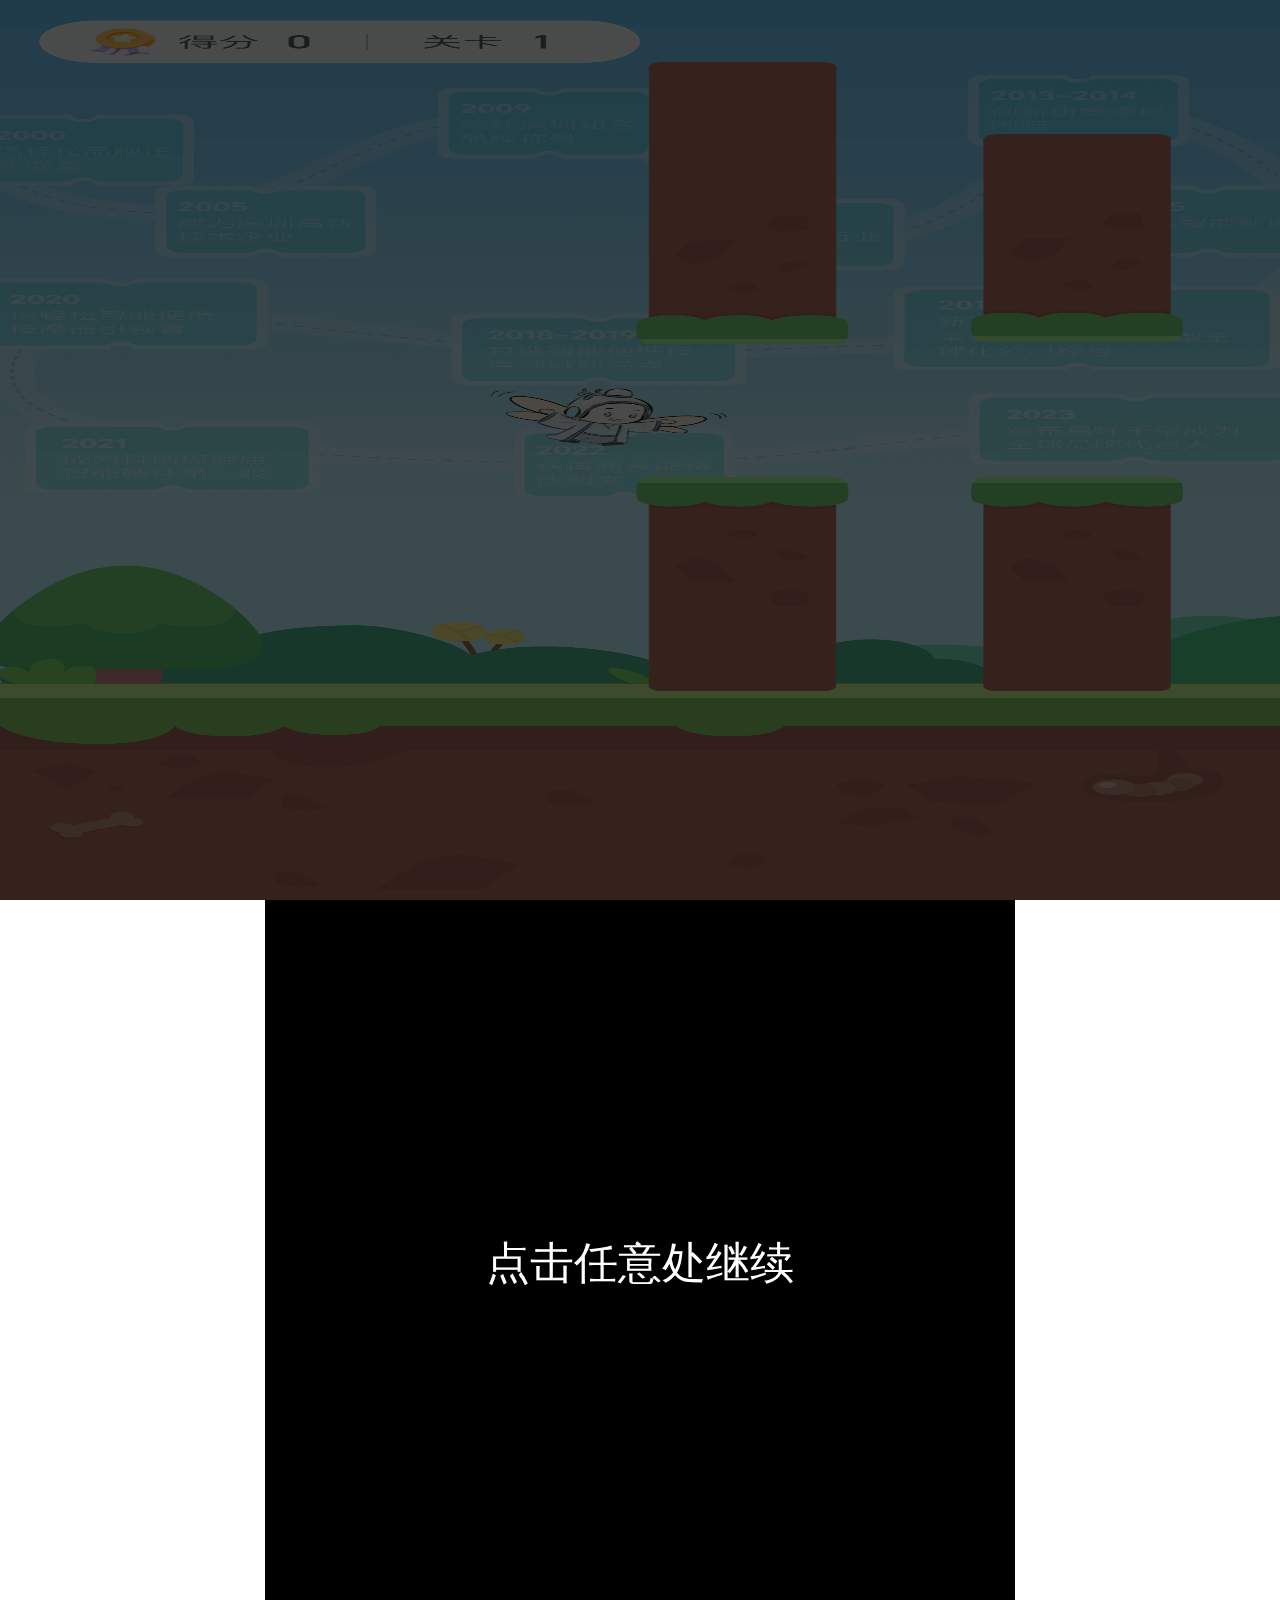
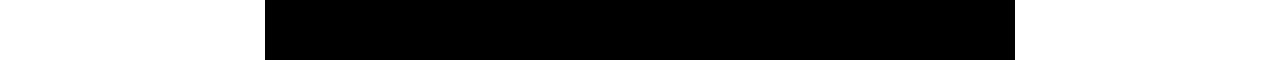
<file: 4096/index.html>
<!DOCTYPE html>

<head>
  <meta charset="UTF-8" />
  <title>4096</title>
  <meta name="viewport" content="width=device-width, initial-scale=1.0, maximum-scale=1.0, user-scalable=no" />
  <link href="./css/index.css" rel="stylesheet" />

  <style>
    html,
    body {
      font-size: 1.6vw !important;
    }

    /* 基础样式设置 */
    body {
      margin: 0;
      padding: 0;
      overflow: hidden;
      -webkit-font-smoothing: antialiased;
      -moz-osx-font-smoothing: grayscale;
    }

    /* 画布渲染优化 */
    canvas {
      display: block;
      margin: 0 auto;
      image-rendering: crisp-edges;
      background: linear-gradient(to bottom, #1e3c72, #2a5298);
      /* 渐变色 */
    }
  </style>
</head>

<body>
  <div id="gameCanvas">
    <!-- 由于分数面板在canvas中表现模糊, 决定用dom实现 -->
    <div class="score-container">
      <b class="score-num">0</b>
      <b class="level-num">0</b>
    </div>
  </div>

  <div class="mask game-loading hidden">
    <div class="progress-out">
      <div class="progress-line"></div>
      <div class="progress-icon"></div>
      <div class="loading-text">活动加载中...</div>
    </div>
  </div>

  <!-- 游戏说明 -->
  <div class="mask game-desc-container hidden">
    <div class="game-desc"></div>
    <p>点击任意处继续</p>
  </div>

  <!-- 暂停 -->
  <div class="mask pause-container hidden">
    <div class="pause-desc">
      <button class="common-btn continue-btn"></button>
      <p class="leave-btn">忍痛离开</p>
    </div>
  </div>

  <!--  游戏结束---有次数  -->
  <div class="mask game-over-container-times hidden">
    <div class="have-times">
      <button class="common-btn start-btn"></button>
    </div>
  </div>

  <!--  游戏结束---无次数  -->
  <div class="mask game-over-container-no-times hidden">
    <div class="no-times">
      <button class="common-btn invite-btn"></button>
    </div>
  </div>

  <!--  游戏通关  -->
  <div class="mask game-success-container hidden">
    <div class="success">
      <h1 id="scoreNum">99999</h1>
      <button class="common-btn lottery-btn"></button>
      <p class="continue-text">继续游戏</p>
    </div>
  </div>
  <script src="https://res.wx.qq.com/open/js/jweixin-1.6.0.js"></script>
  <script src="./js/phaser3.min.js"></script>
  <script src="./js/main.js"></script>
  <script src="./js/index.js"></script>
</body>
</file>
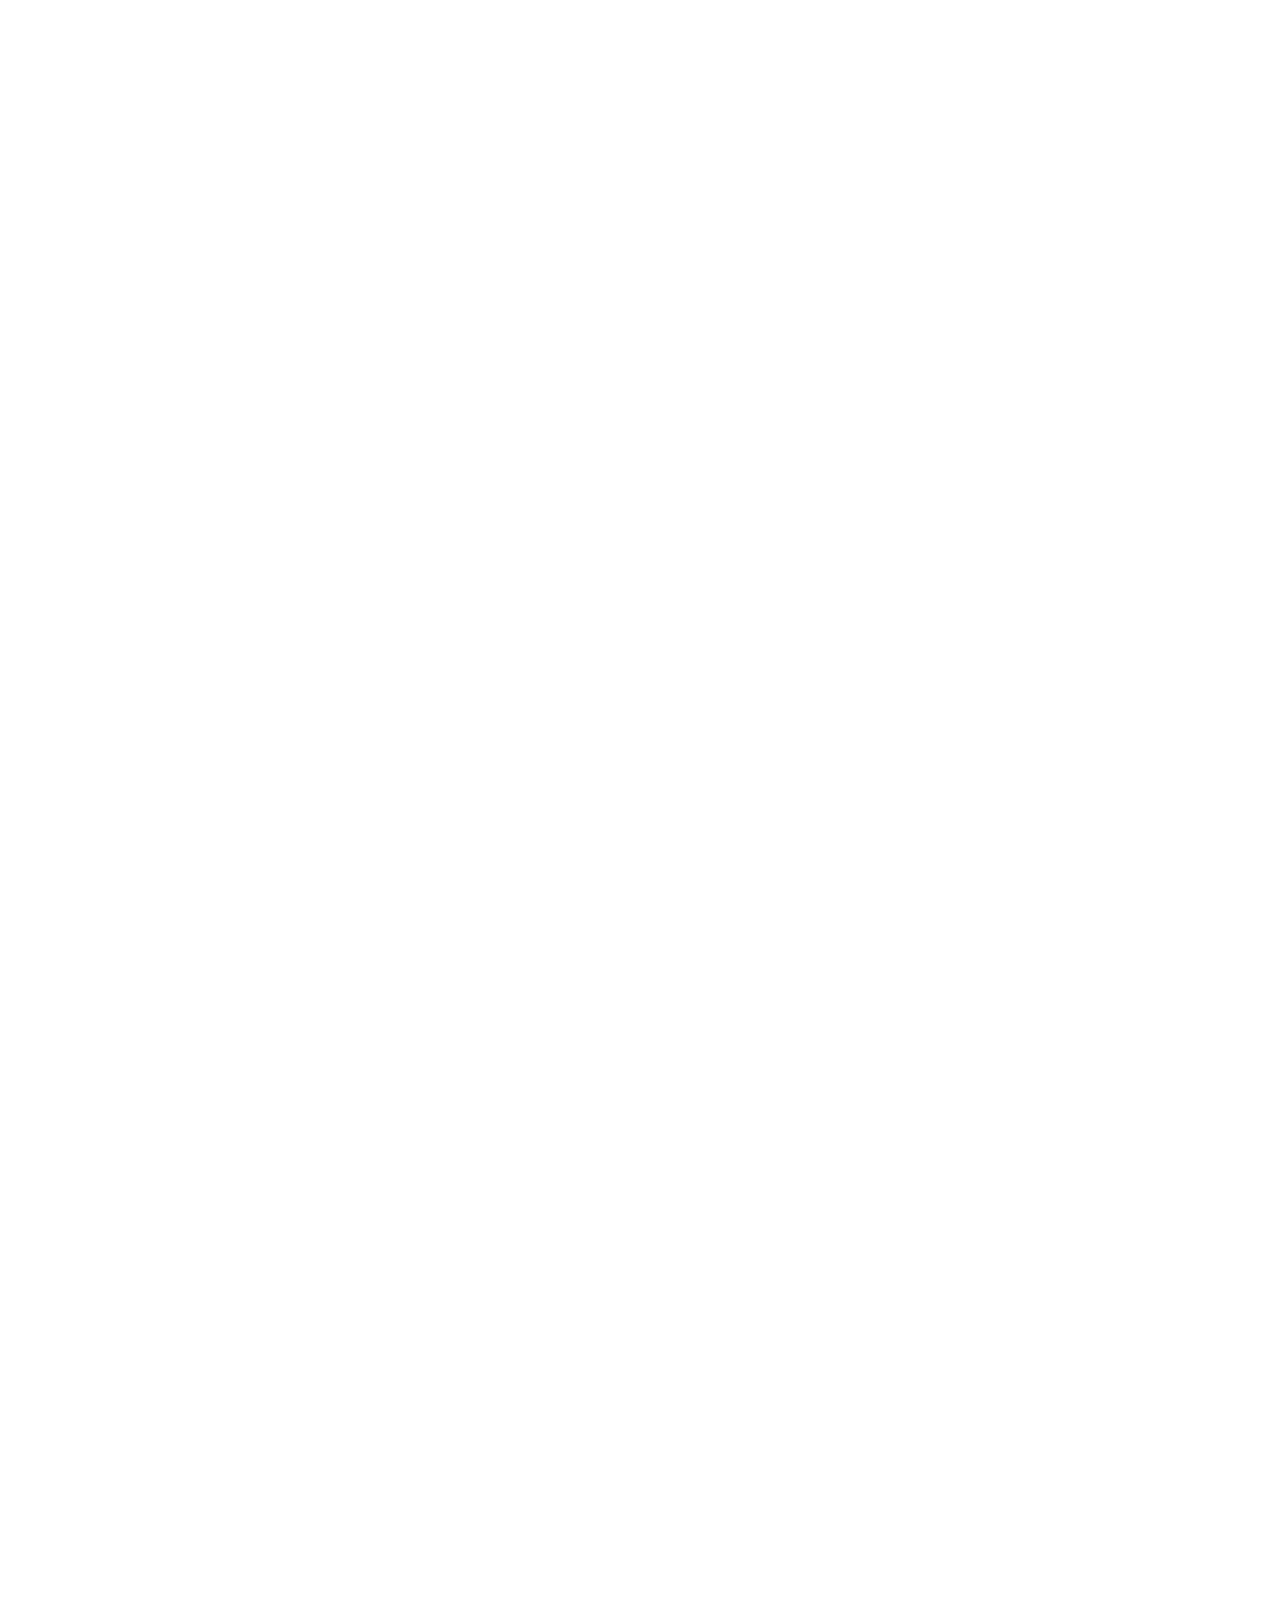
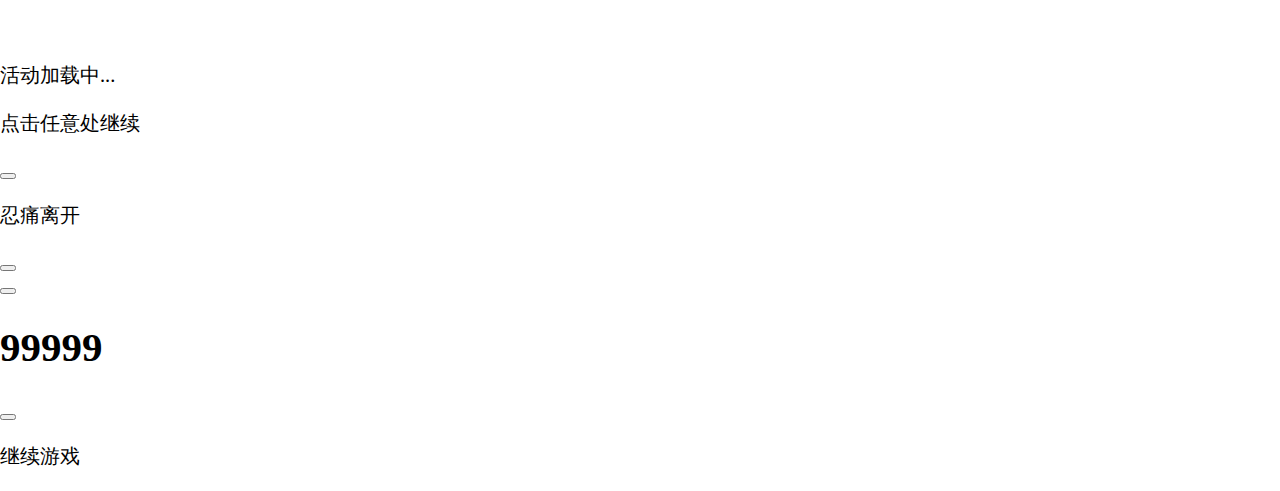
<file: memory/index.html>
﻿<!DOCTYPE html>
<html lang="en">
  <head>
    <meta charset="UTF-8" />
    <title></title>
    <style>
      html,
      body {
        padding: 0;
        margin: 0;
        font-size: 1.6vw !important;
      }
      /* 基础样式设置 */
      body {
        margin: 0;
        padding: 0;
        overflow: hidden;
        -webkit-font-smoothing: antialiased;
        -moz-osx-font-smoothing: grayscale;
      }

      /* 画布渲染优化 */
      canvas {
        display: block;
        margin: 0 auto;
        image-rendering: crisp-edges;
      }
    </style>
  </head>

  <body>
    <div id="gameCanvas"></div>

    <div class="mask game-loading">
      <div class="progress-out">
        <div class="progress-line"></div>
        <div class="progress-icon"></div>
        <div class="loading-text">活动加载中...</div>
      </div>
    </div>

    <!-- 游戏说明 -->
    <div class="mask game-desc-container hidden">
      <div class="game-desc"></div>
      <p>点击任意处继续</p>
    </div>

    <!-- 暂停 -->
    <div class="mask pause-container hidden">
      <div class="pause-desc">
        <button class="common-btn continue-btn"></button>
        <p class="leave-btn">忍痛离开</p>
      </div>
    </div>

    <!--  游戏结束---有次数  -->
    <div class="mask game-over-container-times hidden">
      <div class="have-times">
        <button class="common-btn start-btn"></button>
      </div>
    </div>

    <!--  游戏结束---无次数  -->
    <div class="mask game-over-container-no-times hidden">
      <div class="no-times">
        <button class="common-btn invite-btn"></button>
      </div>
    </div>

    <!--  游戏通关  -->
    <div class="mask game-success-container hidden">
      <div class="success">
        <h1 id="scoreNum">99999</h1>
        <button class="common-btn lottery-btn"></button>
        <p class="continue-text">继续游戏</p>
      </div>
    </div>
    <script src="js/phaser.min.js"></script>
    <script src="js/main.js"></script>
  </body>
</html>
</file>
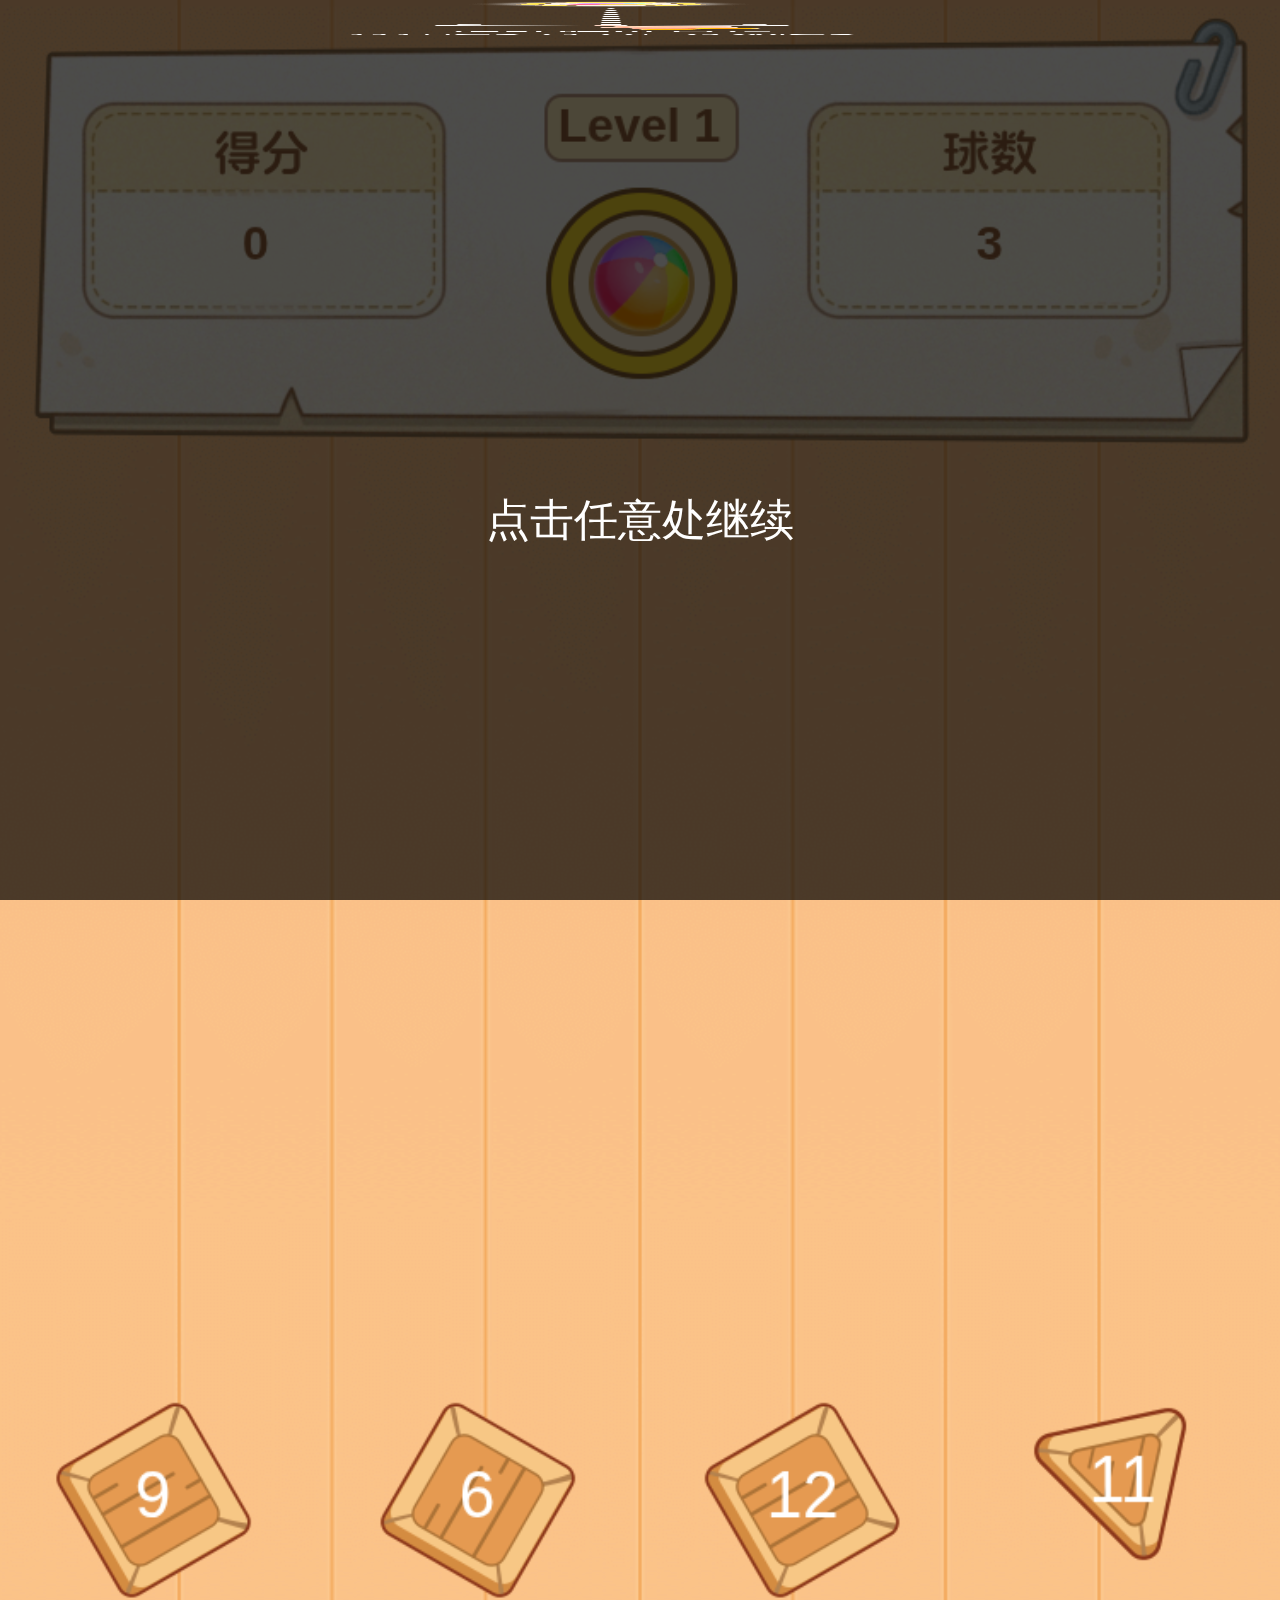
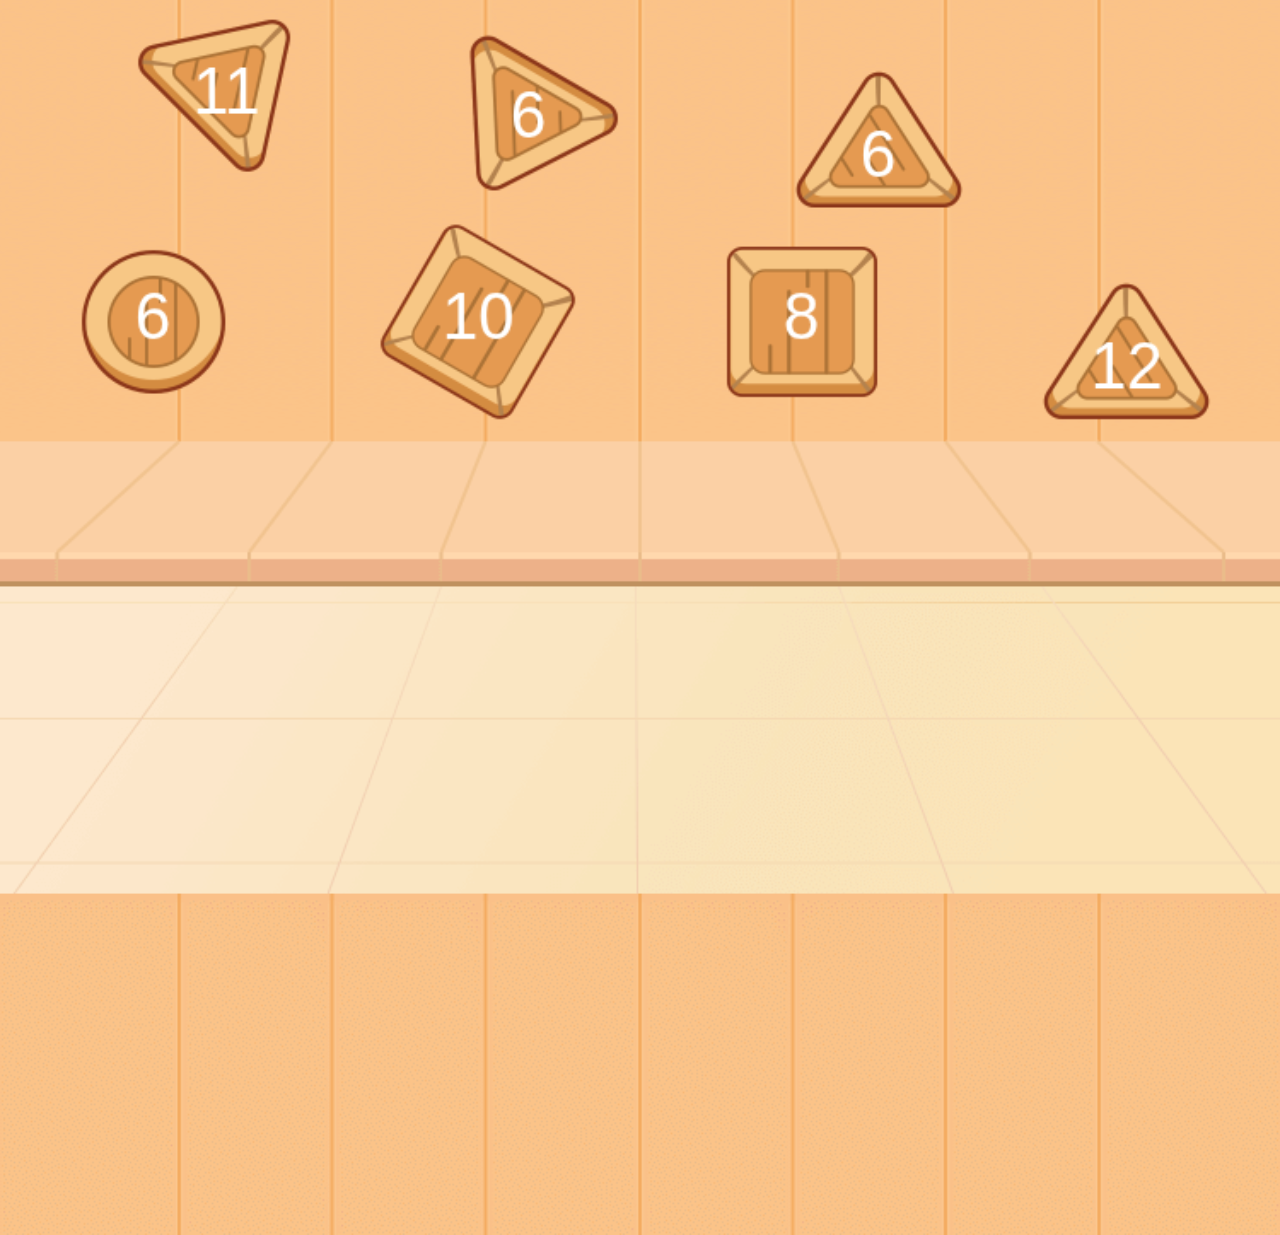
<file: p2ball/index.html>
<!DOCTYPE html>
<html lang="en">
  <head>
    <title>物理弹球</title>
    <meta charset="utf-8" />
    <meta
      name="viewport"
      content="width=device-width, initial-scale=1.0, maximum-scale=1.0, user-scalable=no"
    />
    <link href="./css/index.css" rel="stylesheet" />

    <style>
      html,
      body {
        font-size: 1.6vw !important;
      }
      /* 基础样式设置 */
      body {
        margin: 0;
        padding: 0;
        overflow: hidden;
        -webkit-font-smoothing: antialiased;
        -moz-osx-font-smoothing: grayscale;
      }

      /* 画布渲染优化 */
      canvas {
        display: block;
        margin: 0 auto;
        image-rendering: crisp-edges;
        background: linear-gradient(to bottom, #1e3c72, #2a5298); /* 渐变色 */
      }
    </style>
  </head>
  <body>
    <div id="gameCanvas"></div>
    <div class="mask game-loading">
      <div class="progress-out">
        <div class="progress-line"></div>
        <div class="progress-icon"></div>
        <div class="loading-text">活动加载中...</div>
      </div>
    </div>

    <!-- 游戏说明 -->
    <div class="mask game-desc-container hidden">
      <div class="game-desc"></div>
      <p>点击任意处继续</p>
    </div>

    <!-- 暂停 -->
    <div class="mask pause-container hidden">
      <div class="pause-desc">
        <button class="common-btn continue-btn"></button>
        <p class="leave-btn">忍痛离开</p>
      </div>
    </div>

    <!--  游戏结束---有次数  -->
    <div class="mask game-over-container-times hidden">
      <div class="have-times">
        <button class="common-btn start-btn"></button>
      </div>
    </div>

    <!--  游戏结束---无次数  -->
    <div class="mask game-over-container-no-times hidden">
      <div class="no-times">
        <button class="common-btn invite-btn"></button>
      </div>
    </div>

    <!--  游戏通关  -->
    <div class="mask game-success-container hidden">
      <div class="success">
        <h1 id="scoreNum">99999</h1>
        <button class="common-btn lottery-btn"></button>
        <p class="continue-text">继续游戏</p>
      </div>
    </div>

    <script src="https://res.wx.qq.com/open/js/jweixin-1.6.0.js"></script>
    <script src="./js/phaser.min.js"></script>
    <script src="./js/main.js"></script>
    <script src="./js/index.js"></script>
  </body>
</html>
</file>
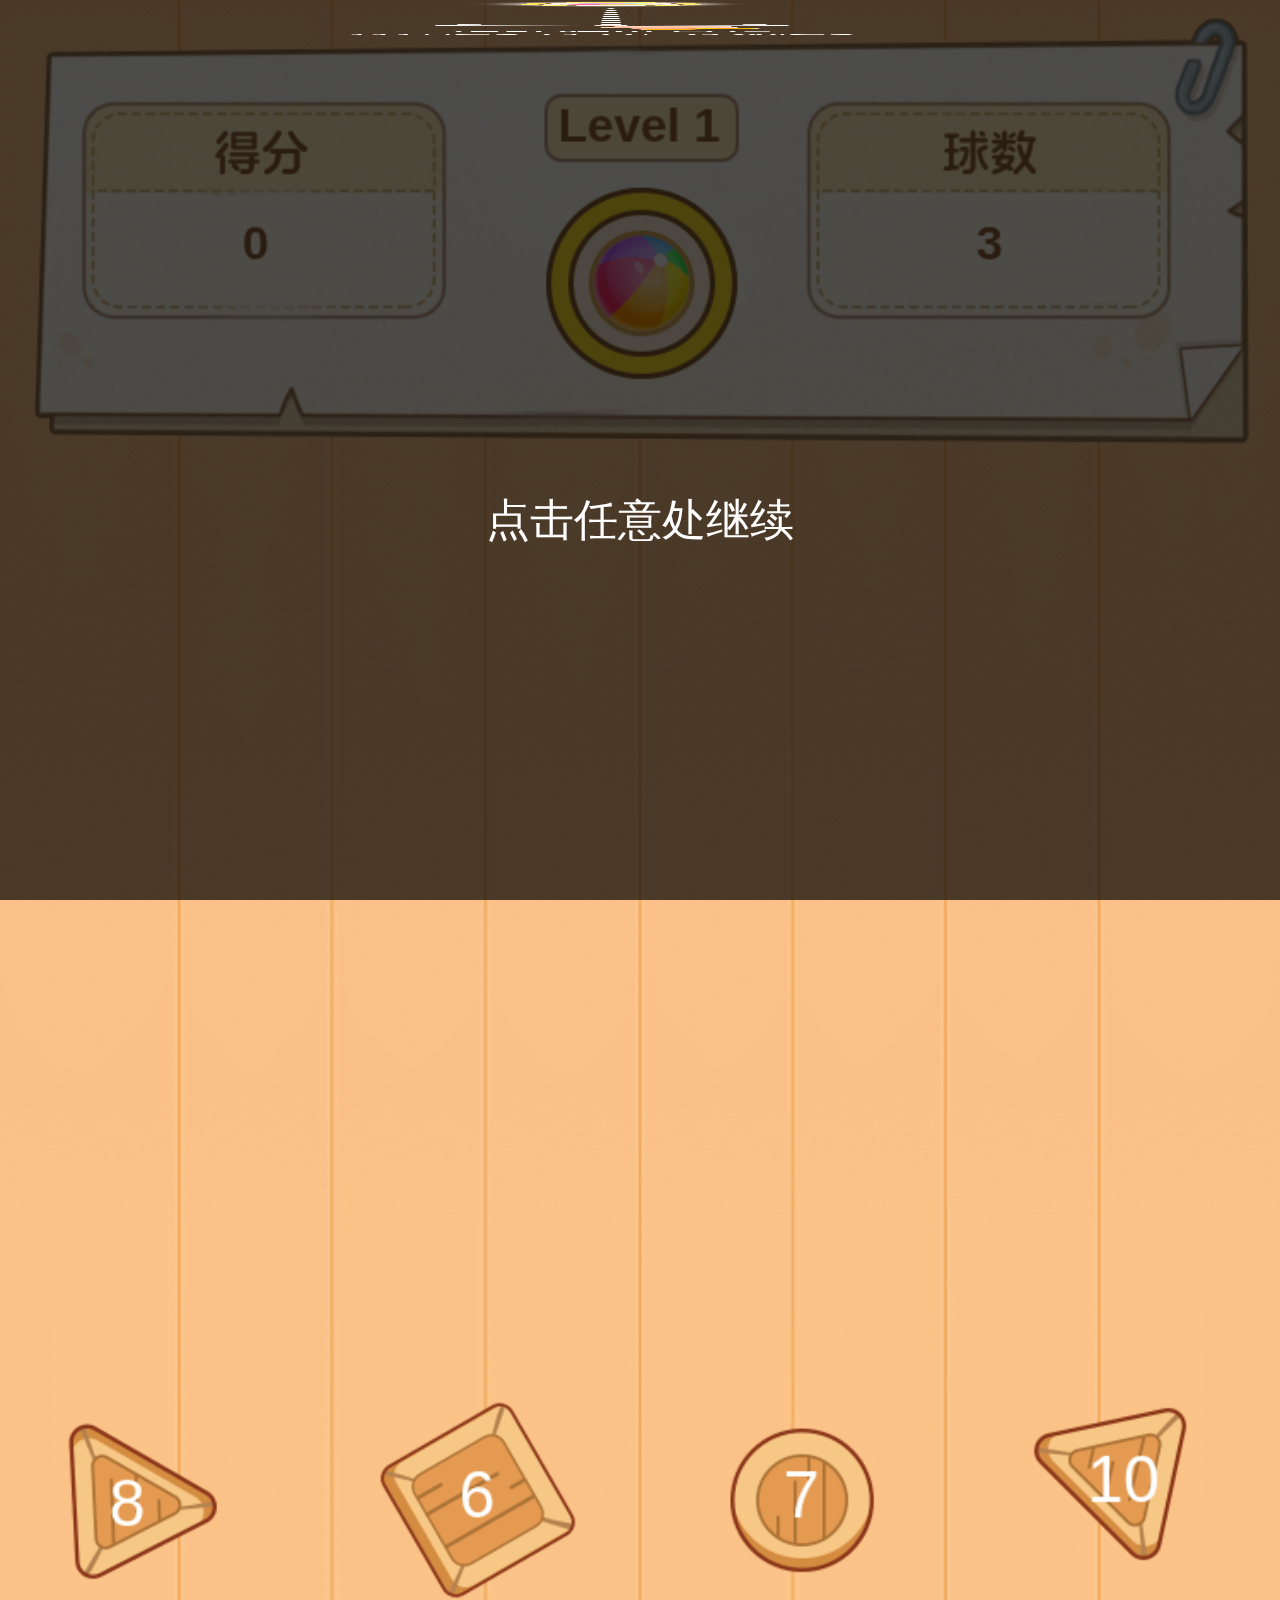
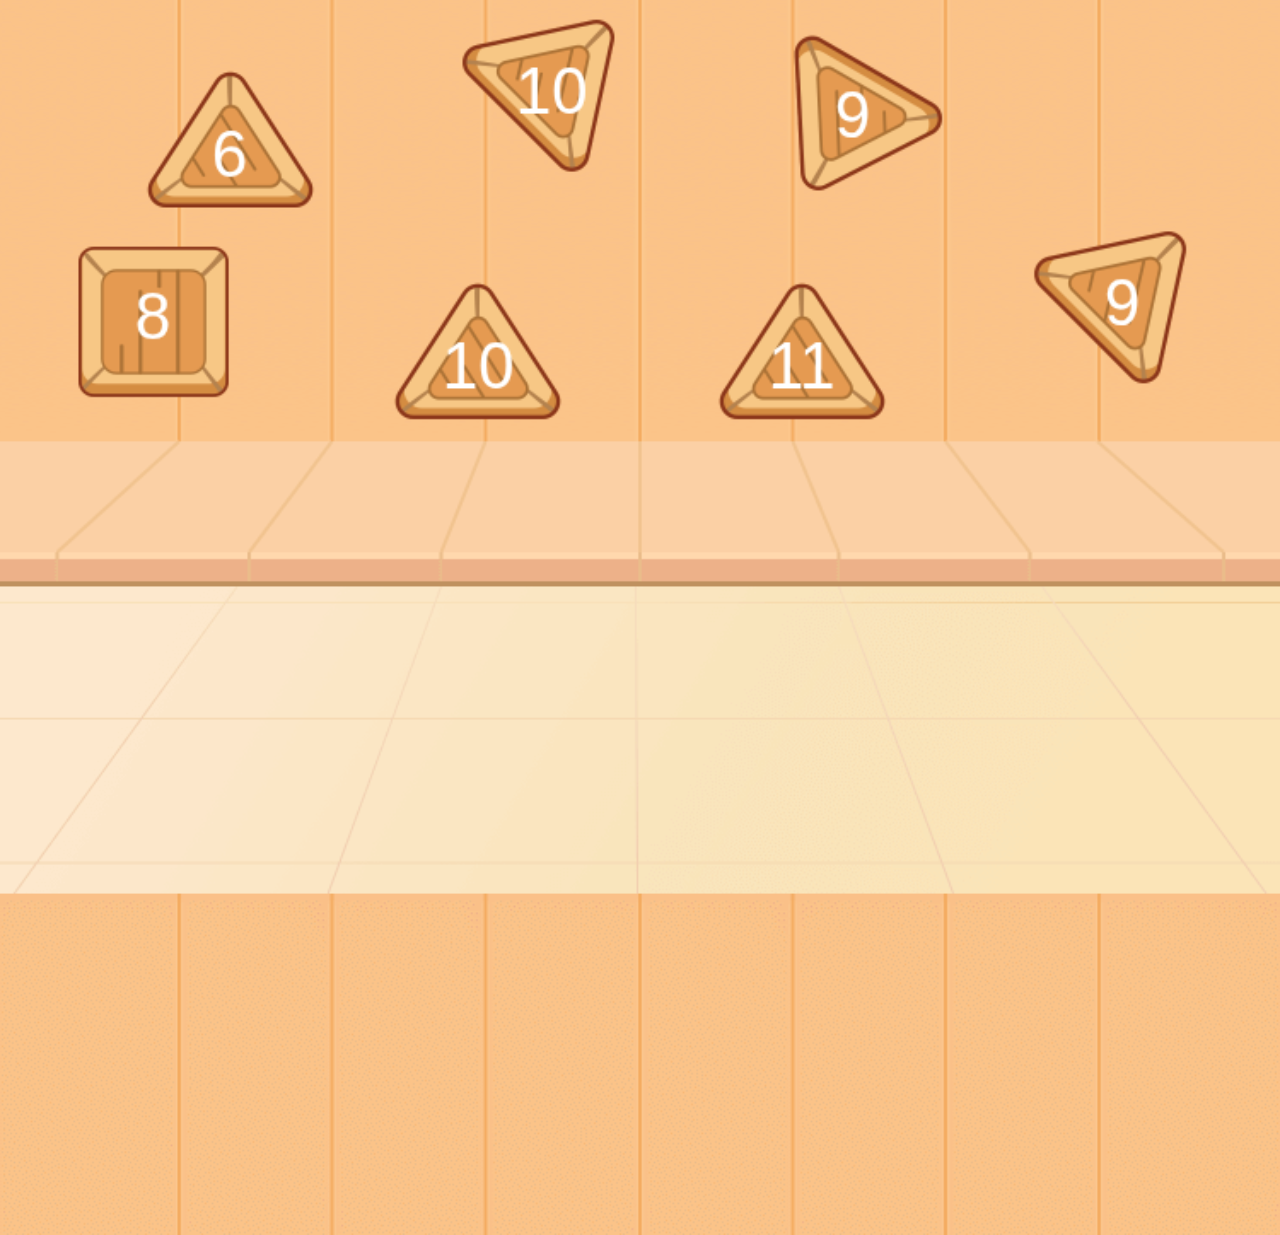
<file: p2ball/perf.html>
<!DOCTYPE html>
<html lang="en">
  <head>
    <title>物理弹球</title>
    <meta charset="utf-8" />
    <meta
      name="viewport"
      content="width=device-width, initial-scale=1.0, maximum-scale=1.0, user-scalable=no"
    />
    <link href="./css/index.css" rel="stylesheet" />

    <style>
      html,
      body {
        font-size: 1.6vw !important;
      }
      /* 基础样式设置 */
      body {
        margin: 0;
        padding: 0;
        overflow: hidden;
        -webkit-font-smoothing: antialiased;
        -moz-osx-font-smoothing: grayscale;
      }

      /* 画布渲染优化 */
      canvas {
        display: block;
        margin: 0 auto;
        image-rendering: crisp-edges;
      }
    </style>
  </head>
  <body>
    <div id="gameCanvas"></div>
    <div class="mask game-loading">
      <div class="progress-out">
        <div class="progress-line"></div>
        <div class="progress-icon"></div>
        <div class="loading-text">活动加载中...</div>
      </div>
    </div>

    <!-- 游戏开始的提示 -->
<!--    <div class="mask game-tips-container hidden">-->
<!--      <div class="game-tips">-->
<!--        <button class="game-tips-btn"></button>-->
<!--      </div>-->
<!--    </div>-->

    <!-- 游戏说明 -->
    <div class="mask game-desc-container hidden">
      <div class="game-desc"></div>
      <p>点击任意处继续</p>
    </div>

    <!-- 暂停 -->
    <div class="mask pause-container hidden">
      <div class="pause-desc">
        <button class="common-btn continue-btn"></button>
        <p class="leave-btn">忍痛离开</p>
      </div>
    </div>

    <!--  游戏结束---有次数  -->
    <div class="mask game-over-container-times hidden">
      <div class="have-times">
        <button class="common-btn start-btn"></button>
      </div>
    </div>

    <!--  游戏结束---无次数  -->
    <div class="mask game-over-container-no-times hidden">
      <div class="no-times">
        <button class="common-btn invite-btn"></button>
      </div>
    </div>

    <!--  游戏通关  -->
    <div class="mask game-success-container hidden">
      <div class="success">
        <h1 id="scoreNum">99999</h1>
        <button class="common-btn lottery-btn"></button>
        <p class="continue-text">继续游戏</p>
      </div>
    </div>

    <script src="https://res.wx.qq.com/open/js/jweixin-1.6.0.js"></script>
    <script src="./js/phaser.js"></script>
    <script src="./js/main.js"></script>
  <script src="./js/index.js"></script>
  </body>
</html>
</file>
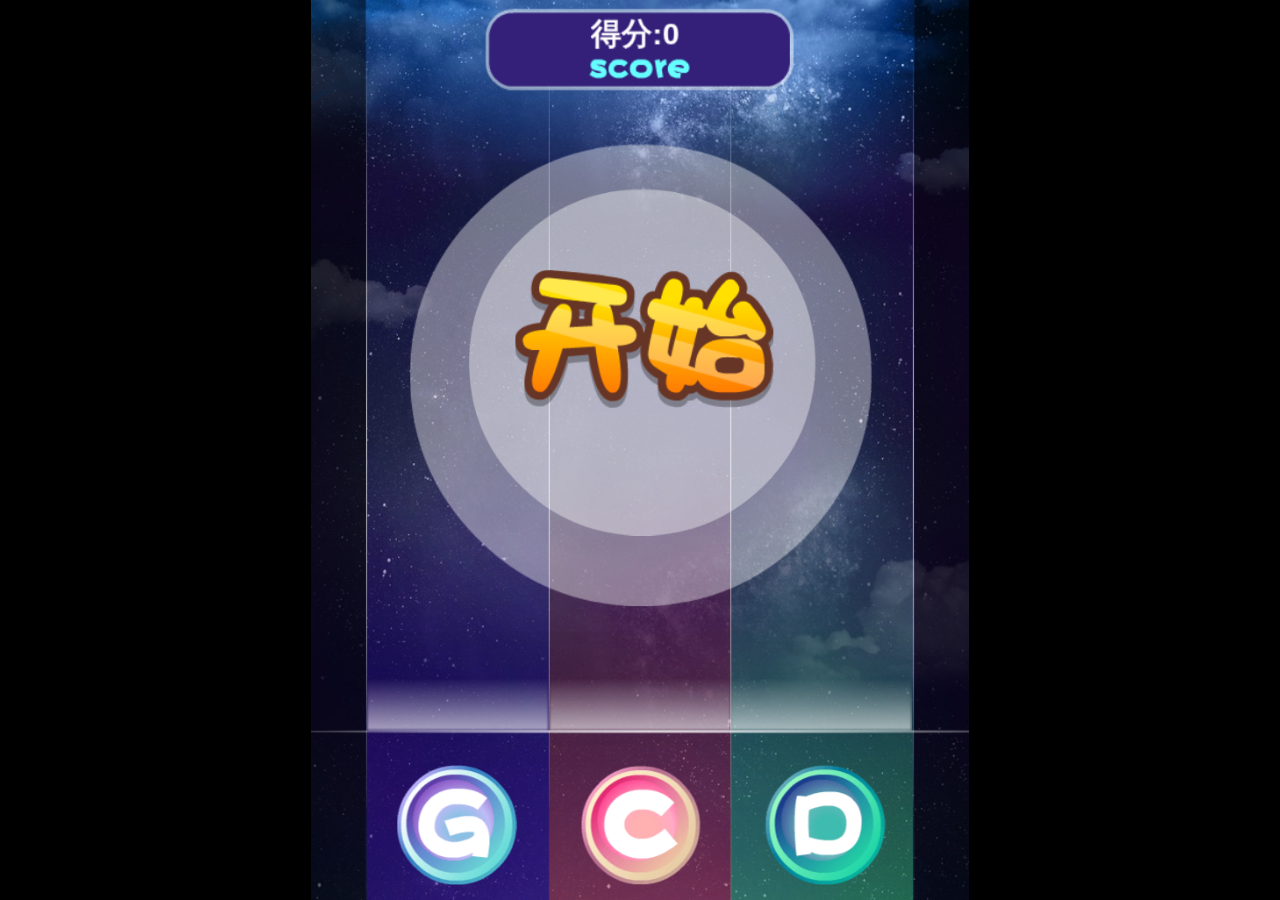
<file: rhythm/old.html>
<!DOCTYPE html>
<html lang="en">
<head>
    <meta charset="UTF-8">
    <meta name="viewport" content="width=device-width, initial-scale=1.0">
    <meta http-equiv="X-UA-Compatible" content="ie=edge">
    <meta content="text/html; charset=utf-8" http-equiv="Content-Type">     
    <meta charset="utf-8">             
    <meta content="width=device-width, initial-scale=1.0, maximum-scale=1.0, user-scalable=0" name="viewport">     
    <meta content="yes" name="apple-mobile-web-app-capable">     
    <meta content="black" name="apple-mobile-web-app-status-bar-style">     
    <meta content="telephone=no" name="format-detection">

    <script src="./js/phaser.min.js"></script>
    <title>赝品节奏大师</title>
    <style>
        body{
            margin: 0;
            padding: 0;
            background: black;
        }
    </style>
</head>
<body>
   
    <script>
        var gameWidth = 750;
        var gameHeight = 1026;
        
    var game = new Phaser.Game(gameWidth, gameHeight, Phaser.CANVAS, '', { preload: preload, create: create, update: update });
    function preload() {
	//加载:图片👇
    game.load.image('bg', 'image/beijingline.png');
    game.load.image('boundaryLeft', 'image/biao0004.png');
    game.load.image('boundaryCenter', 'image/biao0004.png');
    game.load.image('boundaryRight', 'image/biao0004.png');
    game.load.image('btnLeft', 'image/shou0001.png');
    game.load.image('btnCenter', 'image/shou0002.png');
    game.load.image('btnRight', 'image/shou0003.png');
    game.load.image('yinfu0', 'image/biao0001.png');
    game.load.image('yinfu1', 'image/biao0002.png');
    game.load.image('yinfu2', 'image/biao0003.png');
    game.load.image('Guang1', 'image/guangxxx.png');
    game.load.image('Guang2', 'image/guangxxx.png');
    game.load.image('Guang3', 'image/guangxxx.png');
    game.load.image('GUANG1', 'image/guang2.png');
    game.load.image('Gdian1', 'image/guangdian0001.png');
    game.load.image('Gdian2', 'image/guangdian0002.png');
    game.load.image('Gdian3', 'image/guangdian0003.png');
    game.load.image('Gdian4', 'image/guangdian0004.png');
    game.load.image('paizi', 'image/fenshupai.png');
    game.load.image('Miss', 'image/miss.png');
    game.load.image('yuan','image/baidi1.png');
    game.load.image('kaishi','image/kaishi.png');
    game.load.image('jieshu','image/youxijieshu.png');
    game.load.image('restart','image/anniu.png');
    game.load.image('go','image/go.png');
    game.load.image('ready','image/READY.png');
    game.load.audio('mainMusic','audio/xingxing.mp3');
    game.load.audio('missMusic','audio/MISS.wav');
    game.load.audio('readyMusic','audio/readygo.mp3');
    game.load.audio('overMusic','audio/over_audio.mp3');

    game.scale.pageAlignHorizontally = true;
    game.scale.pageAlignVertically = true;
    game.scale.scaleMode = Phaser.ScaleManager.SHOW_ALL;

    


    }
    var boundary;
    var boundarys;
    var noteArrL=[];
    var noteArrC=[];
    var noteArrR=[];
    var note;
    var note2;
    var note3;
    var notes;
    var ground;
    var ground1;
    var btn;
    var btn1;
    var btn2;
    var btn3;
    var btns;
    var cursors;
    var boundary1;
    var boundary2;
    var boundary3;
    var noteAddL=0;
    var noteAddC=0;
    var noteAddR=0;
    var btnAddL=0;
    var btnAddC=0;
    var btnAddR=0;
    var guang1;
    var guang2;
    var guang3;
    var emitter1;
    var emitter2;
    var emitter3;
    var emitter4;
    var good;
    var goodCounter=0; 
    var missCounter=0;
    var miss;
    var paizi;
    var starts;
    var yuan;
    var yuan1;
    var kaishi;
    var readyMusic;
    var ready;
    var go;
    var readyTween;
    var gameOver;
    var restartBtn;
    var mainMusic;
    function create(){
        //物理碰撞效果👇（ARCADE是效果其中的一种）：
        game.physics.startSystem(Phaser.Physics.ARCADE);
        var bgw = game.add.sprite(0, 0, 'bg');
        bgw.scale.setTo(gameWidth/750,gameHeight/1026);
        // 点击开始的界面：
        starts = game.add.group();
        starts.inputEnabled = true;
        // starts.enableBody = true;
        yuan = game.add.sprite(gameWidth*0.15,gameHeight*0.16,'yuan');
        yuan1 = game.add.sprite(gameWidth*0.24,gameHeight*0.21,'yuan');
        kaishi = game.add.sprite(gameWidth*0.31,gameHeight*0.3,'kaishi');
        yuan.scale.setTo((gameWidth/750)*1.2);
        yuan1.scale.setTo((gameWidth/750)*0.9);
        kaishi.scale.setTo((gameWidth/750)*1.2);
        // 给开始添加点击事件：
        kaishi.inputEnabled = true;
        kaishi.enableBody = true;
        kaishi.events.onInputDown.add(startHide, this);
        kaishi.input.priorityID = 10;
        

        // 定义边界组：
        boundarys = game.add.group();

        // 给边界开启物理效果
        boundarys.enableBody = false;
        boundarys.inputEnabled = true;
        boundary1 = boundarys.create(gameWidth*0.15,gameHeight*0.76, 'boundaryLeft');
        // boundary1 = boundarys.create(0,0, 'boundaryLeft');
        boundary1.scale.setTo((gameWidth/750)*0.5,(gameHeight/1026)*1.48);
        // boundary.body.immovable = true;
        boundary1.inputEnabled=true;
        boundary2 = boundarys.create(gameWidth*0.42,gameHeight*0.76, 'boundaryCenter');
        boundary2.scale.setTo((gameWidth/750)*0.5,(gameHeight/1026)*1.48);
        
        // boundary.body.immovable = true;
        boundary3 = boundarys.create(gameWidth*0.7,gameHeight*0.76, 'boundaryRight');
        boundary3.scale.setTo((gameWidth/750)*0.5,(gameHeight/1026)*1.48);
        
        // boundary.body.immovable = true;
        
        
        // 按钮组：
        // btns=game.add.group();
        btn1 = game.add.sprite(gameWidth*0.13,gameHeight*0.85,'btnLeft');
        btn1.enableBody = false;
        btn1.inputEnabled = true;
        btn1.scale.setTo((gameWidth/750)*1);
        btn2 = game.add.sprite(gameWidth*0.41,gameHeight*0.85,'btnCenter');
        btn2.enableBody = false;
        btn2.inputEnabled = true;
        btn2.scale.setTo((gameWidth/750)*1);
 
        btn3 = game.add.sprite(gameWidth*0.69,gameHeight*0.85,'btnRight');
        btn3.enableBody = false;
        btn3.inputEnabled = true;
        btn3.scale.setTo((gameWidth/750)*1);

        // 给按钮添加事件;
        // 开启点击事件
       
        // 给精灵添加事件：
        btn1.events.onInputDown.add(func, this);
        btn1.input.priorityID = 10;
        
        btn2.events.onInputDown.add(func1,this);
        btn2.input.priorityID = 10;
        

      
        btn3.events.onInputDown.add(func2,this);
        btn3.input.priorityID = 10;
        
        // 按下的光：
        guangs = game.add.group();
        guang1 = game.add.sprite(gameWidth*0.085,gameHeight*0.75,'Guang2')
        guang1.scale.setTo((gameWidth/750),(gameHeight/1026)*1.48);
        guang1.alpha = 1;
        Guang1 = game.add.sprite(gameWidth*0.085,gameHeight*0.54,'GUANG1');
        Guang1.scale.setTo((gameWidth/750),(gameHeight/1026)*1.48);
        Guang1.alpha = 0;
        

        guang2 = game.add.sprite(gameWidth*0.362,gameHeight*0.75,'Guang2')
        guang2.scale.setTo((gameWidth/750),(gameHeight/1026)*1.48);
        guang2.alpha = 1;
        Guang2 = game.add.sprite(gameWidth*0.362,gameHeight*0.54,'GUANG1');
        Guang2.scale.setTo((gameWidth/750),(gameHeight/1026)*1.48);
        Guang2.alpha = 0;

        guang3 = game.add.sprite(gameWidth*0.637,gameHeight*0.75,'Guang2')
        guang3.scale.setTo((gameWidth/750),(gameHeight/1026)*1.48);
        guang3.alpha = 1;
        Guang3 = game.add.sprite(gameWidth*0.637,gameHeight*0.54,'GUANG1');
        Guang3.scale.setTo((gameWidth/750),(gameHeight/1026)*1.48);
        Guang3.alpha = 0;
        
        //音符组：
        notes1 = game.add.group();
        notes1.enableBody = true;
        notes2 = game.add.group();
        notes2.enableBody = true;
        notes3 = game.add.group();
        notes3.enableBody = true;
        // notes.alpha=1;
        
   
        // 定时器：类似setTimeout：👇
        // game.time.events.add(Phaser.Timer.SECOND * 0, setTime, this);
        // game.time.events.add(Phaser.Timer.SECOND * 1, setTime, this);

        // game.time.events.add(Phaser.Timer.SECOND * 1, setTime2, this);
        // game.time.events.add(Phaser.Timer.SECOND * 2, setTime2, this);
        // game.time.events.add(Phaser.Timer.SECOND * 1, setTime3, this);
        // game.time.events.add(Phaser.Timer.SECOND * 2, setTime3, this);
        // 创建分数版：
        paizi = game.add.sprite(gameWidth*0.265,gameHeight*0.01, 'paizi');
        paizi.scale.setTo((gameWidth/750)*1.3);
        // 粒子效果：
        good = game.add.text(gameWidth*0.425, gameHeight*0.02, '', { fill: '#ffffff' });
        good.scale.setTo((gameWidth/750)*1.3);
        
        good.text = "得分:" + goodCounter;
        
        gameOver = game.add.sprite();
        
        
        


    }

    function update() {
        btn1.events.onInputDown.add(onDown1, this);
        btn1.events.onInputUp.add(onUp1, this);
        btn2.events.onInputDown.add(onDown2, this);
        btn2.events.onInputUp.add(onUp2, this);
        btn3.events.onInputDown.add(onDown3, this);
        btn3.events.onInputUp.add(onUp3, this);
        if(checkOverlap(notes3,btn3)){
            // MISS
            miss = game.add.sprite(gameWidth*0.34,gameHeight*0.4,'Miss');
            miss.scale.setTo((gameWidth/750)*1,(gameHeight/1026)*1);
            noteArrR[btnAddR].destroy();
            btnAddR++;
            // miss.alpha=0;
            // miss.alpha = 1;
            game.time.events.add(Phaser.Timer.SECOND * 0.2, missOUt, this);            
        }else if(checkOverlap(notes2,btn2)){
            
            // MISS
            miss = game.add.sprite(gameWidth*0.34,gameHeight*0.4,'Miss');
            miss.scale.setTo((gameWidth/750)*1,(gameHeight/1026)*1);
            noteArrC[btnAddC].destroy();
            
            btnAddC++;
            // miss.alpha=0;
            // miss.alpha = 1;
            game.time.events.add(Phaser.Timer.SECOND * 0.2, missOUt, this);
        }else if(checkOverlap(notes1,btn1)){
            // MISS
            miss = game.add.sprite(gameWidth*0.34,gameHeight*0.4,'Miss');
            miss.scale.setTo((gameWidth/750)*1,(gameHeight/1026)*1);
            noteArrL[btnAddL].destroy();
            
            btnAddL++;
            game.time.events.add(Phaser.Timer.SECOND * 0.2, missOUt, this);
           
        }
        // game.physics.arcade.collide(notes, btn3, collisionHandler, null, this);
            

        }
        function startHide(){
            yuan.destroy();
            yuan1.destroy();
            kaishi.destroy();         
            // game.time.events.add(Phaser.Timer.SECOND * 0, setTime, this);
            // game.time.events.add(Phaser.Timer.SECOND * 1, setTime, this);
            readyMusic = game.add.audio('readyMusic');
            readyMusic.allowMultiple = false;
            readyMusic.play();
            // readyMusic.onStop.add(readyStopped, this);
            readyMusic.onStop.add(readyStopped, this);
            
            
            // 添加主音乐：
            mainMusic= game.add.audio('mainMusic');
            // 监听主音乐结束：
            mainMusic.onStop.add(musicStopped, this);
            ready = game.add.sprite(gameWidth*0.18,gameHeight*0.3,'ready');
                       
            // ready.anchor.set(0.5,1);
            ready.scale.setTo((gameWidth/750)*1); 
            game.time.events.add(Phaser.Timer.SECOND * 0.5, readygo, this);
            
            // ready.scale.setTo((gameWidth/750)*0.1);
            // ready.anchor.setTo(0.5);
            
            
            
        }
        function readyStopped(){
            mainMusic.play();
            // 落音符！
          game.time.events.add(Phaser.Timer.SECOND * 0, setTime, this);
		  game.time.events.add(Phaser.Timer.SECOND * 1.07, setTime2, this);
		  game.time.events.add(Phaser.Timer.SECOND * 2.03, setTime3, this);
		  game.time.events.add(Phaser.Timer.SECOND * 3.01, setTime2, this);
		  game.time.events.add(Phaser.Timer.SECOND * 4.16, setTime, this);
		  game.time.events.add(Phaser.Timer.SECOND * 5.11, setTime3, this);
		  game.time.events.add(Phaser.Timer.SECOND * 6.1, setTime3, this);
		  game.time.events.add(Phaser.Timer.SECOND * 7.12, setTime3, this);
		  game.time.events.add(Phaser.Timer.SECOND * 8.1, setTime3, this);
		  game.time.events.add(Phaser.Timer.SECOND * 9.11, setTime, this);
		  game.time.events.add(Phaser.Timer.SECOND * 10.13, setTime, this);
		  game.time.events.add(Phaser.Timer.SECOND * 11.11, setTime2, this);
		  game.time.events.add(Phaser.Timer.SECOND * 12.14, setTime3, this);
		  game.time.events.add(Phaser.Timer.SECOND * 13.07, setTime, this);
		  game.time.events.add(Phaser.Timer.SECOND * 14.05, setTime3, this);
		  game.time.events.add(Phaser.Timer.SECOND * 15.06, setTime2, this);
		  game.time.events.add(Phaser.Timer.SECOND * 16.17, setTime2, this);
		  game.time.events.add(Phaser.Timer.SECOND * 17.12, setTime, this);
		  game.time.events.add(Phaser.Timer.SECOND * 18.1, setTime2, this);
		  game.time.events.add(Phaser.Timer.SECOND * 19.8, setTime3, this);
		  game.time.events.add(Phaser.Timer.SECOND * 21.13, setTime3, this);
		  game.time.events.add(Phaser.Timer.SECOND * 22.16, setTime2, this);
		  game.time.events.add(Phaser.Timer.SECOND * 20.15, setTime, this);
		  game.time.events.add(Phaser.Timer.SECOND * 25.12, setTime, this);
           
        }
        function musicStopped(){
            yuan = game.add.sprite(gameWidth*0.15,gameHeight*0.16,'yuan');
            yuan1 = game.add.sprite(gameWidth*0.24,gameHeight*0.21,'yuan');
            yuan.scale.setTo((gameWidth/750)*1.2);
            yuan1.scale.setTo((gameWidth/750)*0.9);
            gameOver = game.add.sprite(gameWidth*0.2,gameHeight*0.20,'jieshu');
            gameOver.scale.setTo((gameWidth/750)*1.2);
            restartBtn = game.add.sprite(gameWidth*0.42,gameHeight*0.33,'restart');
            restartBtn.scale.setTo((gameWidth/750)*1);
            restartBtn.inputEnabled = true;


            // 给按钮添加事件;       
            // 给精灵添加事件：
            restartBtn.events.onInputDown.add(gameRestart, this); 
        }
        function gameRestart(){
            game.state.restart();
            goodCounter=0;
            good.text = "得分:" + goodCounter;
        }
        function startShow(){
            yuan.reset(gameWidth*0.15,gameHeight*0.16);
           
            
            // yuan.scale.setTo((gameWidth/750)*1);
        }
        function readygo(){
            
            // gameWidth*0.18,gameHeight*0.3
            readyTween = game.add.tween(ready.scale).to( { x: 0,y:0 }, 500,null, true);
            readyTween = game.add.tween(ready).to( { x: gameWidth*0.48,y:gameHeight*0.36 }, 500,null, true);
            readyTween.onComplete.add(gogo, this);
        }
        function gogo(){
            go = game.add.sprite(gameWidth*0.35,gameHeight*0.3,'go');
            go.scale.setTo((gameWidth/750)*1);
            game.time.events.add(Phaser.Timer.SECOND * 0.5, goHide, this);
            
        }
        function goHide(){
            go.destroy();
        }
    
    // function missIn(){
    //     notes.destroy();
    //     missOUt();
    // }
    function missOUt(){
        // miss.alpha=0;
        
        miss.destroy();
        
    }

    function func(){
            // 粒子的位置
        if(checkOverlap(noteArrL[btnAddL],boundary1 )){
            goodCounter++;
            good.text = "得分:" + goodCounter;
            emitter1 = game.add.emitter(0.1, 0,10);
            emitter1.makeParticles(['Gdian1','Gdian2','Gdian3','Gdian4']);
            emitter1.gravity = -400;
            emitter1.setScale(0.005,0.005);
            emitter1.x = gameWidth*0.23;
            emitter1.y = gameHeight*0.75;
            emitter1.start(true, 1000, null, 30);
            noteArrL[btnAddL].kill();
            btnAddL++;
        }
    }
    function func1(){
        if(checkOverlap(noteArrC[btnAddC],boundary2 )){
            goodCounter++;
            good.text = "得分:" + goodCounter;
            emitter2 = game.add.emitter(0, 0, 10);
            emitter2.makeParticles(['Gdian1','Gdian2','Gdian3','Gdian4']);
            emitter2.gravity = -400;
            emitter2.setScale(0.05,0.05);
            emitter2.x = gameWidth*0.5;
            emitter2.y = gameHeight*0.75;
            emitter2.start(true, 1000, null, 10);
            noteArrC[btnAddC].kill();
            btnAddC++;
        }
    }
    function func2(){
        if(checkOverlap(noteArrR[btnAddR],boundary3 )){
            goodCounter++;
            good.text = "得分:" + goodCounter;
            emitter3 = game.add.emitter(0, 0, 10);
            emitter3.makeParticles(['Gdian1','Gdian2','Gdian3','Gdian4']);
            emitter3.gravity = -400;
            emitter3.setScale(-10,-10);
            emitter3.x = gameWidth*0.77;
            emitter3.y = gameHeight*0.75;
            emitter3.start(true, 1000, null, 20);
            noteArrR[btnAddR].kill();
            btnAddR++;
        }
    }
    function setTime(){
        noteArrL[noteAddL]=note;
        noteArrL[noteAddL] = notes1.create(gameWidth*0.09,0,'yinfu0');
        noteArrL[noteAddL].scale.setTo((gameWidth/750)*1);
        noteArrL[noteAddL].body.velocity.y=gameHeight/3;
//      alert(gameHeight/4.93);
//      alert(gameHeight*0.2); 
//      alert(gameHeight);
        noteArrL[noteAddL].inputEnabled=true;
        noteAddL++;

    }
    function setTime2(){
        noteArrC[noteAddC]=note2;
        noteArrC[noteAddC] = notes2.create(gameWidth*0.368,0,'yinfu1');
        noteArrC[noteAddC].scale.setTo((gameWidth/750)*1);
        noteArrC[noteAddC].body.velocity.y=gameHeight/3;
        noteArrC[noteAddC].inputEnabled=true;
        noteAddC++;
    }
    function setTime3(){
        noteArrR[noteAddR]=note3
        noteArrR[noteAddR] = notes3.create(gameWidth*0.643,0,'yinfu2');
        noteArrR[noteAddR].scale.setTo((gameWidth/750)*1);
        noteArrR[noteAddR].inputEnabled=true;
        noteArrR[noteAddR].body.velocity.y=gameHeight/3;
        noteAddR++;
    }
    function onDown1() {
        guang1.alpha = 0;
        Guang1.alpha=1;
    }
    function onUp1() {
        guang1.alpha = 1;
        Guang1.alpha=0;
    }
    function onDown2() {
        guang2.alpha = 0;
        Guang2.alpha = 1;
    }

    function onUp2() {
        guang2.alpha = 1;
       
        Guang2.alpha = 0;
        
    }
    function onDown3() {
        guang3.alpha = 0;
        Guang3.alpha=1;
    }

    function onUp3() {
        guang3.alpha = 1;
        Guang3.alpha=0;
    }
    
function checkOverlap(note, boundary1) {
    // 获取边界
    if(note!=undefined){
        var boundsA = note.getBounds();
        var boundsB = boundary1.getBounds();
        // 检测是否相交
        return Phaser.Rectangle.intersects(boundsA, boundsB);

    }
}

    
    </script>
</body>
</html>
</file>
<file: 4096/css/index.css>
.hidden {
  display: none !important;
}

#gameCanvas {
  width: 100%;
  height: 100%;
}

.mask {
  width: 100%;
  height: 100%;
  position: absolute;
  left: 0;
  top: 0;
  bottom: 0;
  right: 0;
  margin: auto;
  background-color: rgba(0, 0, 0, 0.7);
  display: flex;
  align-items: center;
  justify-content: center;
  backdrop-filter: blur(6px);
  -webkit-backdrop-filter: blur(6px);
}

.toTop {
  z-index: 999;
}

.common-btn {
  width: 39.33rem;
  height: 8.67rem;
  outline: none;
  border: none;
}

/* ==============================分数面板========================== */
.score-container {
  width: 55.83rem;
  height: 15.33rem;
  position: fixed;
  top: 8rem;
  left: 3rem;
  display: flex;
  justify-content: space-between;
  background: url("../assets/scorePanel.png");
  background-size: cover;
}

.score-container b {
  flex: 1;
  font-size: 2rem;
  font-family: DINAlternate, DINAlternate;
  font-size: 3rem;
  color: #924039;
  line-height: 4.17rem;
  font-weight: 500;
  margin-top: 8rem;
  text-align: center;
}

/* ======================游戏说明============================== */
.game-desc-container {
  width: 100%;
  height: 100%;
  display: flex;
  flex-direction: column;
  align-items: center;
  justify-content: space-between;
  backdrop-filter: none;
  background: url(../assets/desc-placeholder.png) no-repeat;
  background-size: 100% 100%;
}

.game-desc {
  width: 45rem;
  height: 30rem;
  background: url(../assets/game-desc.png) no-repeat;
  background-size: 100% 100%;
  margin-top: 58rem;
  position: relative;
}

.game-desc-container > p {
  font-family: PingFangSC, PingFang SC;
  font-weight: 400;
  font-size: 2.17rem;
  color: #ffffff;
  line-height: 3.08rem;
  margin-bottom: 20rem;
}

/* ======================暂停游戏============================== */
.pause-desc {
  width: 62.5rem;
  height: 63.33rem;
  background: url(../assets/game-pause.png) no-repeat;
  background-size: 100% 100%;
  overflow: hidden;
}

.continue-btn {
  margin-top: 33.66rem;
  margin-left: 11.58rem;
  background: url(../assets/continue-btn.png) no-repeat;
  background-size: 100% 100%;
}

.leave-btn {
  margin-top: 1.5rem;
  margin-left: 26.58rem;
  width: 9.33rem;
  height: 2.33rem;
  font-family: PingFangSC, PingFang SC;
  font-weight: 400;
  font-size: 2.33rem;
  color: #222222;
  line-height: 28px;
  cursor: pointer;
  text-align: center;
}

/* ======================游戏失败---有次数============================== */
.have-times {
  width: 62.5rem;
  height: 63.33rem;
  left: 0;
  right: 0;
  bottom: 0;
  top: 0;
  margin: auto;
  background-image: url(../assets/game-over-times.png);
  background-size: 100% 100%;
}

.start-btn {
  margin-top: 38.33rem;
  margin-left: 11.58rem;
  background: url(../assets/start-btn.png) no-repeat;
  background-size: 100% 100%;
}

/* ======================游戏失败---无次数============================== */

.no-times {
  position: absolute;
  left: 0;
  right: 0;
  bottom: 0;
  top: 0;
  margin: auto;
  width: 62.5rem;
  height: 63.33rem;
  background-image: url(../assets/game-over-no-times.png);
  background-size: 100% 100%;
}

.invite-btn {
  margin-top: 43.17rem;
  margin-left: 11.58rem;
  background: url(../assets/invite-btn.png) no-repeat;
  background-size: 100% 100%;
}

/* ======================游戏通关============================== */
.success {
  width: 62.5rem;
  height: 109.83rem;
  background: url(../assets/game-success-1.png) no-repeat;
  background-size: 100% 100%;
}

.success-2 {
  background: url(../assets/game-success-2.png) no-repeat;
  background-size: 100% 100%;
}

.success-3 {
  background: url(../assets/game-success-3.png) no-repeat;
  background-size: 100% 100%;
}

#scoreNum {
  width: 75%;
  height: 7.33rem;
  font-family: DINAlternate, DINAlternate;
  font-weight: normal;
  font-size: 7.33rem;
  color: #222222;
  line-height: 7.33rem;
  margin-top: 42.58rem;
  text-align: center;
  margin-left: 8rem;
}

.lottery-btn {
  margin-left: 11.58rem;
  margin-top: -1rem;
  background: url(../assets/lottery-btn.png) no-repeat;
  background-size: 100% 100%;
}

.continue-text {
  margin-top: 1.5rem;
  margin-left: 26.58rem;
  width: max-content;
  height: 2.33rem;
  font-family: PingFangSC, PingFang SC;
  font-weight: 400;
  font-size: 2.33rem;
  color: #222222;
  line-height: 28px;
  cursor: pointer;
  text-align: center;
}

/* loading */
.game-loading {
  width: 100vw;
  height: 100vh;
  flex-direction: column;
  background: url(../assets/loading-bg.png) no-repeat;
  background-size: 100% 100%;
}

.progress-out {
  width: 45.83rem;
  height: 3.33rem;
  background: rgba(219, 247, 232, 0.94);
  border-radius: 1.67rem;
  border: 0.33rem solid #ffffff;
  position: relative;
}

.progress-line {
  width: 0;
  height: 3.33rem;
  background: linear-gradient(90deg, #ffb952 0%, #ff4078 100%);
  border-radius: 1.67rem;
  transition: all 300ms;
}

.progress-icon {
  width: 8rem;
  height: 8rem;
  background: url(../assets/process-icon.png) no-repeat;
  background-size: 100% 100%;
  position: absolute;
  left: -2rem;
  top: -3rem;
  transition: all 300ms;
}

.loading-text {
  width: 100%;
  font-family: PingFangSC, PingFang SC;
  font-weight: 500;
  font-size: 2.17rem;
  color: #313b47;
  line-height: 3.08rem;
  text-align: center;
  margin-top: 2.75rem;
}
</file>
<file: p2ball/css/index.css>
.hidden {
  display: none !important;
}

#gameCanvas {
  width: 100%;
  height: 100%;
}

.mask {
  width: 100%;
  height: 100%;
  position: absolute;
  left: 0;
  top: 0;
  bottom: 0;
  right: 0;
  margin: auto;
  background-color: rgba(0, 0, 0, 0.7);
  display: flex;
  align-items: center;
  justify-content: center;
}

.toTop {
  z-index: 999;
}

.common-btn {
  width: 39.33rem;
  height: 8.67rem;
  outline: none;
  border: none;
}

/* ==============================分数面板========================== */

.score-panel {
  width: 22.67rem;
  height: 5rem;
  background: #ffffff;
  border-radius: 2.5rem;
  font-family: PingFangSC, PingFang SC;
  font-weight: 400;
  font-size: 2rem;
  color: #596061;
  line-height: 2.75rem;
  position: fixed;
  top: 3.83rem;
  left: 2.67rem;
  display: flex;
  align-items: center;
}

.score-panel i {
  display: inline-block;
  width: 3.33rem;
  height: 3.33rem;
  background-image: url("../assets/imgs/icon.png");
  background-size: 100% 100%;
  margin-left: 2.67rem;
  margin-right: 1.25rem;
}

.score-panel b {
  margin: 0 2.5rem;
  font-size: 2.5rem;
}

/* ==============================游戏提示========================== */

.game-tips-container {
  width: 100%;
  height: 100%;
  display: flex;
  justify-content: center;
  align-items: center;
}

.game-tips {
  width: 51.83rem;
  height: 64.08rem;
  background: url(../assets/imgs/game-tips.png) no-repeat;
  background-size: 100% 100%;
  position: relative;
}

.game-tips-btn {
  width: 43.83rem;
  height: 9.33rem;
  background: url(../assets/imgs/game-tips-btn.png) no-repeat;
  background-size: 100% 100%;
  position: absolute;
  bottom: 4rem;
  left: 4rem;
  border: none;
  outline: none;
}

/* ======================游戏说明============================== */
.game-desc-container {
  width: 100%;
  height: 100%;
  display: flex;
  flex-direction: column;
  align-items: center;
  justify-content: flex-end;
  gap: 20rem;
}

.game-desc {
  width: 45rem;
  height: 25.83rem;
  background: url(../assets/imgs/game-desc.png) no-repeat;
  background-size: 100% 100%;
}

.game-desc-container > p {
  font-family: PingFangSC, PingFang SC;
  font-weight: 400;
  font-size: 2.17rem;
  color: #ffffff;
  line-height: 3.08rem;
  margin-bottom: 17rem;
}

/* ======================暂停游戏============================== */
.pause-desc {
  width: 62.5rem;
  height: 63.33rem;
  background: url(../assets/imgs/game-pause.png) no-repeat;
  background-size: 100% 100%;
  overflow: hidden;
}

.continue-btn {
  margin-top: 33.66rem;
  margin-left: 11.58rem;
  background: url(../assets/imgs/continue-btn.png) no-repeat;
  background-size: 100% 100%;
}

.leave-btn {
  margin-top: 1.5rem;
  margin-left: 26.58rem;
  width: 9.33rem;
  height: 2.33rem;
  font-family: PingFangSC, PingFang SC;
  font-weight: 400;
  font-size: 2.33rem;
  color: #222222;
  line-height: 28px;
  cursor: pointer;
  text-align: center;
}

/* ======================游戏失败---有次数============================== */
.have-times {
  width: 62.5rem;
  height: 63.33rem;
  left: 0;
  right: 0;
  bottom: 0;
  top: 0;
  margin: auto;
  background-image: url(../assets/imgs/game-over-times.png);
  background-size: 100% 100%;
}

.start-btn {
  margin-top: 38.33rem;
  margin-left: 11.58rem;
  background: url(../assets/imgs/start-btn.png) no-repeat;
  background-size: 100% 100%;
}

/* ======================游戏失败---无次数============================== */

.no-times {
  position: absolute;
  left: 0;
  right: 0;
  bottom: 0;
  top: 0;
  margin: auto;
  width: 62.5rem;
  height: 63.33rem;
  background-image: url(../assets/imgs/game-over-no-times.png);
  background-size: 100% 100%;
}

.invite-btn {
  margin-top: 43.17rem;
  margin-left: 11.58rem;
  background: url(../assets/imgs/invite-btn.png) no-repeat;
  background-size: 100% 100%;
}

/* ======================游戏通关============================== */
.success {
  width: 62.5rem;
  height: 99rem;
  background: url(../assets/imgs/game-success.png) no-repeat;
  background-size: 100% 100%;
}

#scoreNum {
  width: 75%;
  height: 7.33rem;
  font-family: din;
  font-weight: normal;
  font-size: 7.33rem;
  color: #222222;
  line-height: 7.33rem;
  margin-top: 48.42rem;
  text-align: center;
  margin-left: 8rem;
}

.lottery-btn {
  margin-left: 11.58rem;
  background: url(../assets/imgs/lottery-btn.png) no-repeat;
  background-size: 100% 100%;
}

.continue-text {
  margin-top: 1.5rem;
  margin-left: 26.58rem;
  width: max-content;
  height: 2.33rem;
  font-family: PingFangSC, PingFang SC;
  font-weight: 400;
  font-size: 2.33rem;
  color: #222222;
  line-height: 28px;
  cursor: pointer;
  text-align: center;
}

/* loading */
.game-loading {
  width: 100vw;
  height: 100vh;
  flex-direction: column;
  background: url(../assets/imgs/loading-bg.png) no-repeat;
  background-size: 100% 100%;
}

.progress-out {
  width: 45.83rem;
  height: 3.33rem;
  background: rgba(219, 247, 232, 0.94);
  border-radius: 1.67rem;
  border: 0.33rem solid #ffffff;
  position: relative;
}

.progress-line {
  /* width: 100%; */
  /* width: 100%; */
  width: 0;
  height: 3.33rem;
  background: linear-gradient(90deg, #efff88 0%, #b7ff26 100%);
  border-radius: 1.67rem;
  transition: all 300ms;
}

.progress-icon {
  width: 7.58rem;
  height: 7.33rem;
  background: url(../assets/imgs/zongzi.png) no-repeat;
  background-size: 100% 100%;
  position: absolute;
  left: -2rem;
  top: -2rem;
  transition: all 300ms;
}

.loading-text {
  width: 100%;
  font-family: PingFangSC, PingFang SC;
  font-weight: 500;
  font-size: 2.17rem;
  color: #313b47;
  line-height: 3.08rem;
  text-align: center;
  margin-top: 2.75rem;
}
</file>
